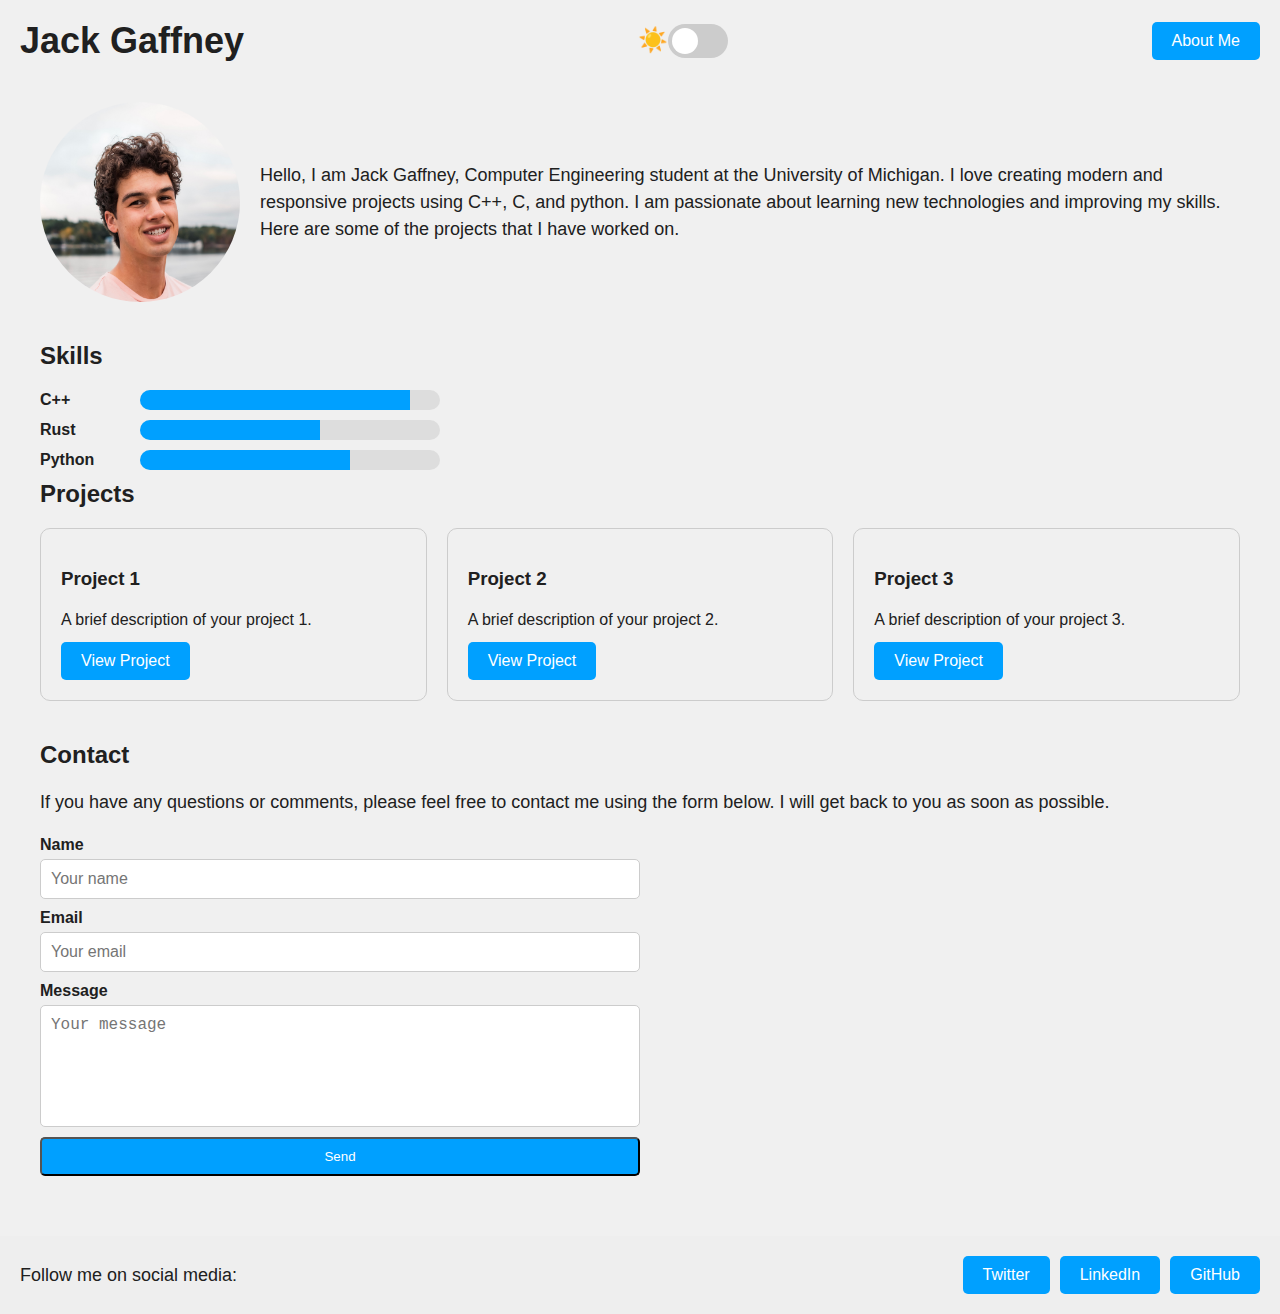
<file: index.html>
<!DOCTYPE html>
<html lang="en">
<head>
    <meta charset="UTF-8">
    <meta name="viewport" content="width=device-width, initial-scale=1.0">
    <title>Jack Gaffney - Portfolio</title>
    <!-- Link to the external CSS file -->
    <link rel="stylesheet" href="style.css">
    <!-- Link to the external Javascript file -->
    <script src="script.js"></script>
</head>
<body>
    <a class="skip-link" href="#main">Skip to main content</a>
    <!-- A header section with your name and a toggle button for dark mode -->
    <header>
        <h1>Jack Gaffney</h1>
        <div class="toggle-container">
            <span class="sun-icon">☀️</span>
            <input type="checkbox" id="switch" name="theme" onclick="toggleTheme()"/>
            <label for="switch"></label>
            <span class="moon-icon">🌙</span>
        </div>
        <a href="about.html" class="about-link">About Me</a>
    </header>
    <!-- A main section with your introduction, skills, projects, and contact information -->
    <main id="main">
        <div class="parallax-container"></div>
        <!-- An introduction section with your photo and a brief introduction -->
        <section id="introduction">
            <img src="your-photo.jpg" alt="Your photo" class="profile-pic">
            <p class="intro-text">Hello, I am Jack Gaffney, Computer Engineering student at the University of Michigan. I love creating modern and responsive projects using C++, C, and python. I am passionate about learning new technologies and improving my skills. Here are some of the projects that I have worked on.</p>
        </section>
        <!-- A skills section with a list of your skills and a progress bar for each skill -->
        <section id="skills">
            <h2>Skills</h2>
            <ul class="skill-list">
                <li>
                    <span class="skill-name">C++</span>
                    <div class="progress-container">
                        <div class="progress-bar" style="width: 90%;"></div>
                    </div>
                </li>
                <li>
                    <span class="skill-name">Rust</span>
                    <div class="progress-container">
                        <div class="progress-bar" style="width: 60%;"></div>
                    </div>
                </li>
                <li>
                    <span class="skill-name">Python</span>
                    <div class="progress-container">
                        <div class="progress-bar" style="width: 70%;"></div>
                    </div>
                </li>
                <!-- Add more skills as you like -->
            </ul>
        </section>
        <!-- A projects section with a grid of your projects, each with a title, a description, and a link -->
        <section id="projects">
            <h2>Projects</h2>
            <div class="project-grid">
                <div class="project-card">
                    <h3>Project 1</h3>
                    <p class="project-desc">A brief description of your project 1.</p>
                    <a href="https://eecs280staff.github.io/p2-cv/" class="project-link">View Project</a>
                </div>
                <div class="project-card">
                    <h3>Project 2</h3>
                    <p class="project-desc">A brief description of your project 2.</p>
                    <a href="https://eecs280staff.github.io/p3-euchre/" class="project-link">View Project</a>
                </div>
                <div class="project-card">
                    <h3>Project 3</h3>
                    <p class="project-desc">A brief description of your project 3.</p>
                    <a href="https://eecs280staff.github.io/p5-ml/" class="project-link">View Project</a>
                </div>
                <!-- Add more projects as you like -->
            </div>
        </section>
        <!-- A contact section with a form for visitors to send you a message -->
        <section id="contact">
            <h2>Contact</h2>
            <p class="contact-text">If you have any questions or comments, please feel free to contact me using the form below. I will get back to you as soon as possible.</p>
            <form class="contact-form" action="contact.php" method="post">
                <div class="form-group">
                    <label for="name">Name</label>
                    <input type="text" id="name" name="name" placeholder="Your name" required>
                </div>
                <div class="form-group">
                    <label for="email">Email</label>
                    <input type="email" id="email" name="email" placeholder="Your email" required>
                </div>
                <div class="form-group">
                    <label for="message">Message</label>
                    <textarea id="message" name="message" placeholder="Your message" required></textarea>
                </div>
                <div class="form-group">
                    <button type="submit" class="submit-button">Send</button>
                </div>
            </form>
        </section>
    </main>
    <!-- A footer section with your social media links -->
    <footer>
        <p class="footer-text">Follow me on social media:</p>
        <ul class="social-list">
            <li><a href="https://twitter.com/JackGaff2003" class="social-link">Twitter</a></li>
            <li><a href="https://www.linkedin.com/in/jack-gaffney-2069b9236/" class="social-link">LinkedIn</a></li>
            <li><a href="https://github.com/jackgaff" class="social-link">GitHub</a></li>
            <!-- Add more social media links as you like -->
        </ul>
    </footer>
</body>
</html>
</file>
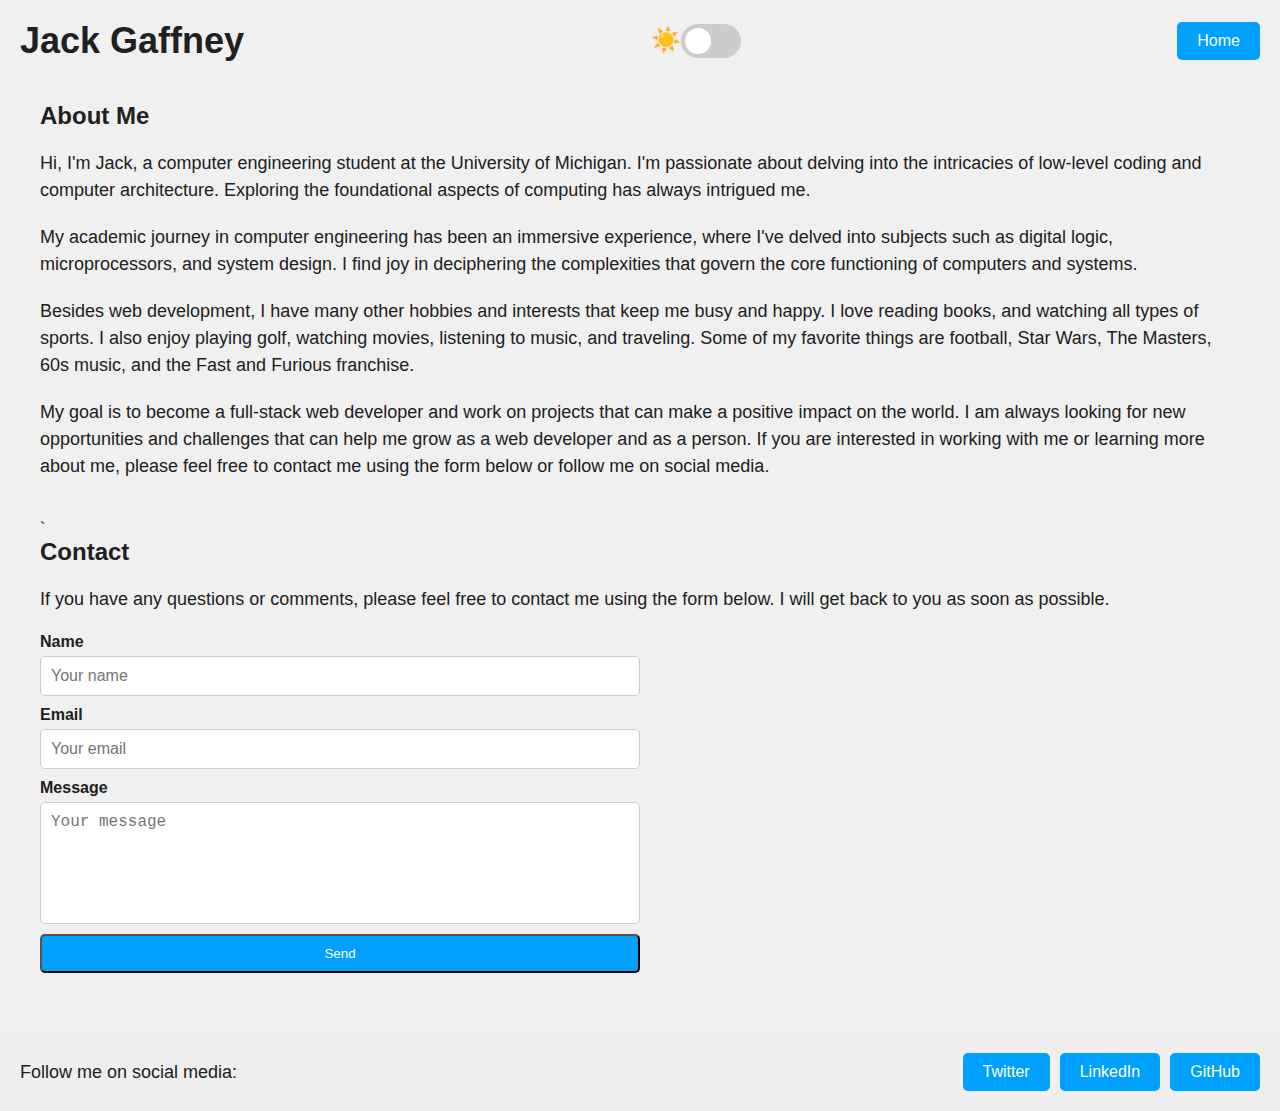
<file: about.html>
<!DOCTYPE html>
<html lang="en">
<head>
    <meta charset="UTF-8">
    <meta name="viewport" content="width=device-width, initial-scale=1.0">
    <title>Jack Gaffney - Portfolio</title>
    <!-- Link to the external CSS file -->
    <link rel="stylesheet" href="style.css">
    <!-- Link to the external Javascript file -->
    <script src="script.js"></script>
</head>
<body>
    <a class="skip-link" href="#main">Skip to main content</a>
    <!-- A header section with your name and a toggle button for dark mode -->
    <header>
        <h1>Jack Gaffney</h1>
        <div class="toggle-container">
            <span class="sun-icon">☀️</span>
            <input type="checkbox" id="switch" name="theme" onclick="toggleTheme()"/>
            <label for="switch"></label>
            <span class="moon-icon">🌙</span>
        </div>
        <a href="index.html" class="index-link">Home</a>
    </header>
    <!-- A main section with your introduction, skills, projects, and contact information -->
    <main id="main">
        <!-- An introduction section with your photo and a brief introduction -->
        <section id="about">
            <h2>About Me</h2>
            <p>Hi, I'm Jack, a computer engineering student at the University of Michigan. I'm passionate about delving into the intricacies of low-level coding and computer architecture. Exploring the foundational aspects of computing has always intrigued me.</p>
            <p>My academic journey in computer engineering has been an immersive experience, where I've delved into subjects such as digital logic, microprocessors, and system design. I find joy in deciphering the complexities that govern the core functioning of computers and systems.</p>
            <p>Besides web development, I have many other hobbies and interests that keep me busy and happy. I love reading books, and watching all types of sports. I also enjoy playing golf, watching movies, listening to music, and traveling. Some of my favorite things are football, Star Wars, The Masters, 60s music, and the Fast and Furious franchise.</p>
            <p>My goal is to become a full-stack web developer and work on projects that can make a positive impact on the world. I am always looking for new opportunities and challenges that can help me grow as a web developer and as a person. If you are interested in working with me or learning more about me, please feel free to contact me using the form below or follow me on social media.</p>
        </section>`
        
        <!-- A contact section with a form for visitors to send you a message -->
        <section id="contact">
            <h2>Contact</h2>
            <p class="contact-text">If you have any questions or comments, please feel free to contact me using the form below. I will get back to you as soon as possible.</p>
            <form class="contact-form" action="contact.php" method="post">
                <div class="form-group">
                    <label for="name">Name</label>
                    <input type="text" id="name" name="name" placeholder="Your name" required>
                </div>
                <div class="form-group">
                    <label for="email">Email</label>
                    <input type="email" id="email" name="email" placeholder="Your email" required>
                </div>
                <div class="form-group">
                    <label for="message">Message</label>
                    <textarea id="message" name="message" placeholder="Your message" required></textarea>
                </div>
                <div class="form-group">
                    <button type="submit" class="submit-button">Send</button>
                </div>
            </form>
        </section>
    </main>
    <!-- A footer section with your social media links -->
    <footer>
        <p class="footer-text">Follow me on social media:</p>
        <ul class="social-list">
            <li><a href="https://twitter.com/JackGaff2003" class="social-link">Twitter</a></li>
            <li><a href="https://www.linkedin.com/in/jack-gaffney-2069b9236/" class="social-link">LinkedIn</a></li>
            <li><a href="https://github.com/jackgaff" class="social-link">GitHub</a></li>
            <!-- Add more social media links as you like -->
        </ul>
    </footer>
</body>
</html>
</file>
<file: style.css>
/* Define some variables for colors and fonts */
:root {
    --light-color: #f0f0f0;
    --dark-color: #202020;
    --accent-color: #00a0ff;
    --font-family: Arial, sans-serif;
}

/* Use the light theme by default */
body {
    background-color: var(--light-color);
    color: var(--dark-color);
    font-family: var(--font-family);
    margin: 0;
    padding: 0;
}

/* Use the dark theme when the body has the dark-theme class */
body.dark-theme {
    background-color: var(--dark-color);
    color: var(--light-color);
}

/* Style the header section */
header {
    display: flex;
    align-items: center;
    justify-content: space-between;
    padding: 20px;
}

/* Style the h1 element with your name */
h1 {
    font-size: 36px;
    margin: 0;
}

/* Style the toggle container */
.toggle-container {
    position: relative;
    width: 60px;
    height: 34px;
}

/* Style the toggle input */
.toggle-container input {
    opacity: 0;
    width: 0;
    height: 0;
}

/* Style the toggle label */
.toggle-container label {
    position: absolute;
    top: 0;
    left: 0;
    right: 0;
    bottom: 0;
    background-color: #ccc;
    border-radius: 34px;
    cursor: pointer;
}

/* Style the toggle label before pseudo-element */
.toggle-container label:before {
    position: absolute;
    content: "";
    height: 26px;
    width: 26px;
    left: 4px;
    bottom: 4px;
    background-color: white;
    border-radius: 50%;
    transition: 0.4s;
}

/* Move the toggle label before pseudo-element to the right when the input is checked */
.toggle-container input:checked + label:before {
    transform: translateX(26px);
}

/* Change the toggle label background color to the accent color when the input is checked */
.toggle-container input:checked + label {
    background-color: var(--accent-color);
}

/* Style the main section */
main {
    max-width: 1200px;
    margin: 0 auto;
    padding: 20px;
}

/* Style the introduction section */
#introduction {
    display: flex;
    align-items: center;
    margin-bottom: 40px;
}

/* Style the profile picture */
.profile-pic {
    width: 200px;
    height: 200px;
    border-radius: 50%;
    margin-right: 20px;
}

/* Style the introduction text */
.intro-text {
    font-size: 18px;
    line-height: 1.5;
}

/* Style the h2 elements with section titles */
h2 {
    font-size: 24px;
    margin: 0 0 20px 0;
}

/* Style the skill list */
.skill-list {
    list-style: none;
    padding: 0;
    margin: 0;
}

/* Style the skill list items */
.skill-list li {
    display: flex;
    align-items: center;
    margin-bottom: 10px;
}

/* Style the skill name */
.skill-name {
    width: 100px;
    font-weight: bold;
}

/* Style the progress container */
.progress-container {
    width: 300px;
    height: 20px;
    background-color: #ddd;
    border-radius: 10px;
    overflow: hidden;
}

/* Style the progress bar */
.progress-bar {
    height: 100%;
    background-color: var(--accent-color);
}

/* Style the project grid */
/* Style the project grid */
.project-grid {
    display: grid;
    grid-template-columns: repeat(3, 1fr);
    grid-gap: 20px;
    margin-bottom: 40px;
}

/* Style the project card */
.project-card {
    border: 1px solid #ccc;
    border-radius: 10px;
    padding: 20px;
}

/* Style the project description */
.project-desc {
    font-size: 16px;
    line-height: 1.5;
    margin-bottom: 10px;
}

/* Style the project link */
.project-link {
    display: inline-block;
    background-color: var(--accent-color);
    color: white;
    padding: 10px 20px;
    border-radius: 5px;
    text-decoration: none;
}

/* Style the contact section */
#contact {
    margin-bottom: 40px;
}

/* Style the contact text */
.contact-text {
    font-size: 18px;
    line-height: 1.5;
    margin-bottom: 20px;
}

/* Style the contact form */
.contact-form {
    max-width: 600px;
}

/* Style the form group */
.form-group {
    display: flex;
    flex-direction: column;
    margin-bottom: 10px;
}

/* Style the form label */
.form-group label {
    font-weight: bold;
    margin-bottom: 5px;
}

/* Style the form input and textarea */
.form-group input, .form-group textarea {
    padding: 10px;
    border: 1px solid #ccc;
    border-radius: 5px;
    font-size: 16px;
}

/* Style the textarea */
.form-group textarea {
    height: 100px;
    resize: none;
}

/* Style the submit button */
.submit-button {
    display: inline-block;
    background-color: var(--accent-color);
    color: white;
    padding: 10px 20px;
    border-radius: 5px;
    text-decoration: none;
    cursor: pointer;
}

/* Style the footer section */
footer {
    display: flex;
    align-items: center;
    justify-content: space-between;
    padding: 20px;
    background-color: #eee;
}

/* Style the footer text */
.footer-text {
    font-size: 18px;
    margin: 0;
}

/* Style the social list */
.social-list {
    list-style: none;
    padding: 0;
    margin: 0;
    display: flex;
}

/* Style the social list items */
.social-list li {
    margin-left: 10px;
}

/* Style the social link */
.social-link {
    display: inline-block;
    background-color: var(--accent-color);
    color: white;
    padding: 10px 20px;
    border-radius: 5px;
    text-decoration: none;
}

.skip-link {
    position: absolute;
    top: 0;
    left: 0;
    transform: translate(-9999px, -9999px);
    z-index: -1;
}

.skip-link:focus {
    position: fixed;
    left: 50%;
    top: 10px;
    transform: translate(-50%, 0);
    z-index: 999;
    background-color: #00a0ff;
    color: white;
    padding: 10px 20px;
    border-radius: 5px;
    text-decoration: none;
}
/* Style the about section */
#about {
    margin-bottom: 40px;
}

/* Style the about section headings */
#about h2 {
    font-size: 24px;
    margin: 0 0 20px 0;
}

/* Style the about section paragraphs */
#about p {
    font-size: 18px;
    line-height: 1.5;
    margin: 0 0 20px 0;
}

/* Style the about link */
.about-link {
    display: inline-block;
    background-color: var(--accent-color);
    color: white;
    padding: 10px 20px;
    border-radius: 5px;
    text-decoration: none;
}


/* Style the index link */
.index-link {
    display: inline-block;
    background-color: var(--accent-color);
    color: white;
    padding: 10px 20px;
    border-radius: 5px;
    text-decoration: none;
}

/* Style the sun icon */
.sun-icon {
    position: absolute;
    left: -30px;
    top: 2px;
    font-size: 24px;
}

/* Style the moon icon */
.moon-icon {
    position: absolute;
    right: -30px;
    top: 2px;
    font-size: 24px;
}

/* Hide the sun icon when the input is checked */
.toggle-container input:checked ~ .sun-icon {
    display: none;
}

/* Hide the moon icon when the input is not checked */
.toggle-container input:not(:checked) ~ .moon-icon {
    display: none;
}
</file>
